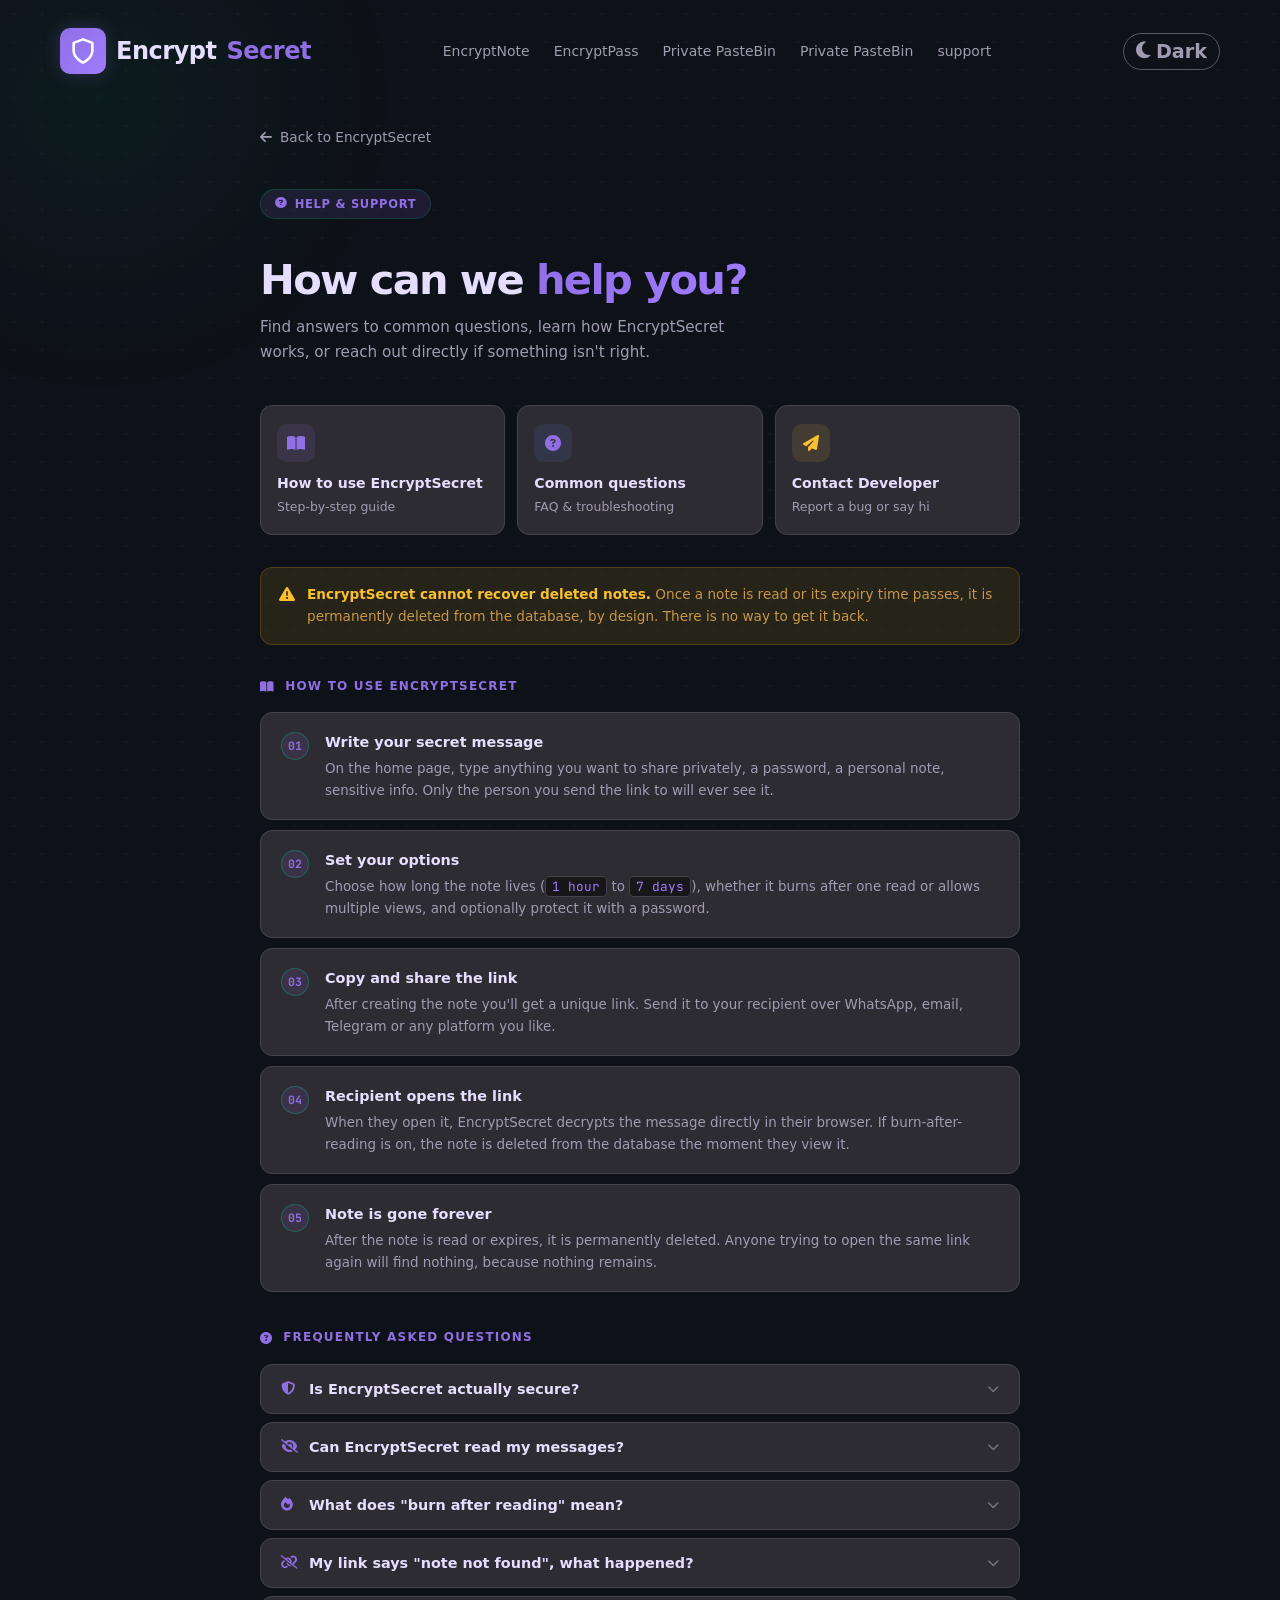
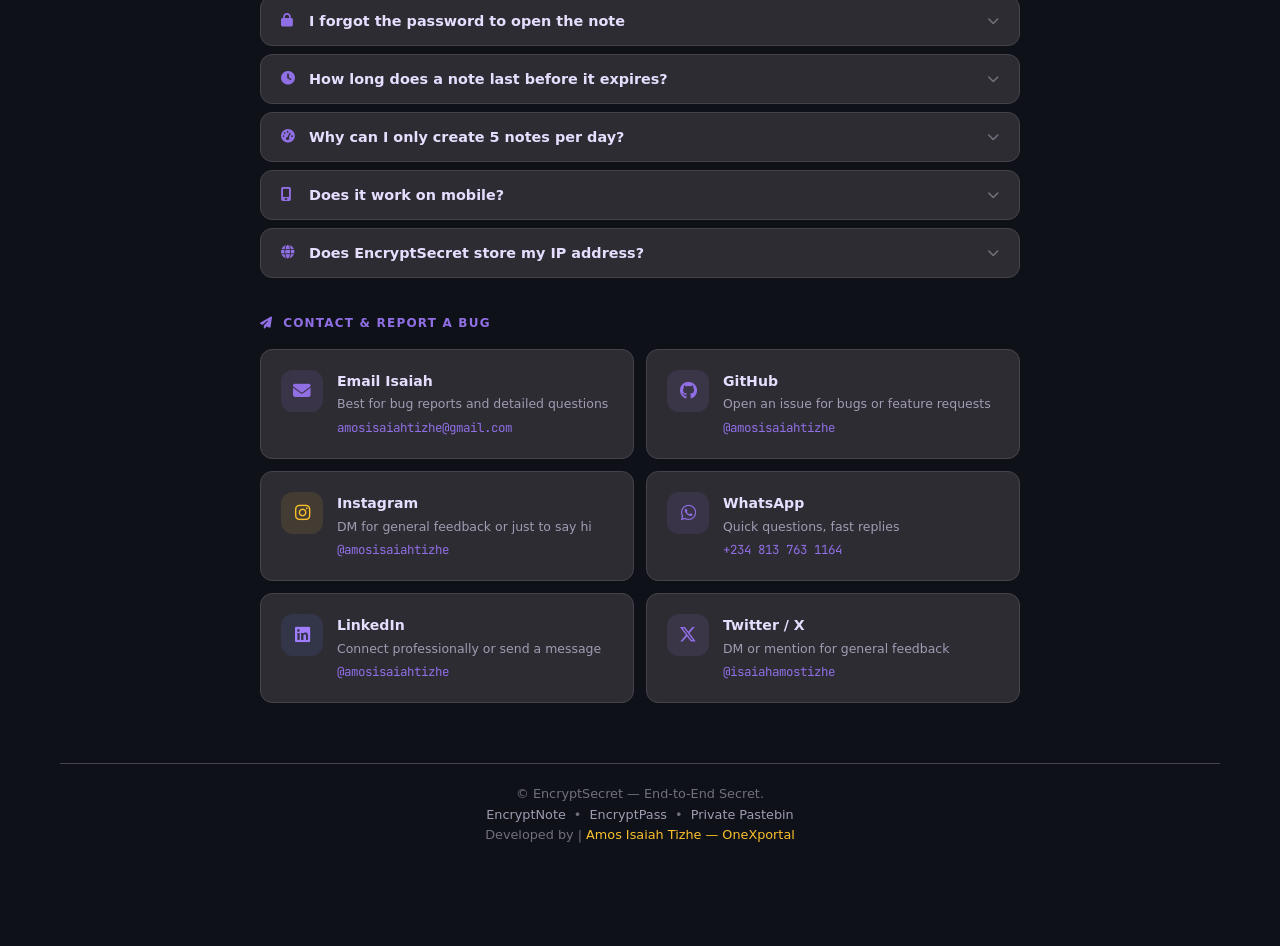
<file: support.html>
<!DOCTYPE html>
<html lang="en">
<head>
  <meta charset="UTF-8" />
  <meta name="viewport" content="width=device-width, initial-scale=1.0" />
 <title>Help & Support — EncryptSecret FAQ and Contact</title>
<meta name="description" content="Get help using EncryptSecret. Find answers to common questions about encrypted notes, burn-after-reading, passwords, and link expiry. Contact the developer directly." />
<meta name="keywords" content="EncryptSecret help, encrypted notes FAQ, how to use EncryptSecret, contact EncryptSecret" />
<meta name="author" content="Amos Isaiah Tizhe — OneXportal" />
<meta name="robots" content="index, follow" />
<link rel="canonical" href="https://encryptsecret.netlify.app/support.html" />

<meta property="og:type" content="website" />
<meta property="og:url" content="https://encryptsecret.netlify.app/support.html" />
<meta property="og:title" content="Help & Support — EncryptSecret" />
<meta property="og:description" content="FAQ, usage guide and contact for EncryptSecret — the encrypted secret sharing tool." />
<meta property="og:image" content="https://encryptsecret.netlify.app/assets/img/og-image.png" />
<meta property="og:site_name" content="EncryptSecret" />

<link rel="manifest" href="/site.webmanifest" />
<meta name="theme-color" content="#00c896" />
<link rel="apple-touch-icon" href="/assets/img/icon-192.png" />

   <!-- Favicon (inline SVG as data URI) -->
  <link rel="icon" href="data:image/svg+xml,<svg xmlns='http://www.w3.org/2000/svg' viewBox='0 0 32 32'><rect width='32' height='32' rx='8' fill='%2300c896'/><path d='M16 6 L24 10 L24 18 Q24 24 16 27 Q8 24 8 18 L8 10 Z' fill='none' stroke='white' stroke-width='2'/></svg>" />

  <link rel="preconnect" href="https://fonts.googleapis.com" />
  <link rel="preconnect" href="https://fonts.gstatic.com" crossorigin />
  <link href="https://fonts.googleapis.com/css2?family=Outfit:wght@300;400;500;600;700;800&family=JetBrains+Mono:wght@400;500&display=swap" rel="stylesheet" />
  <link rel="stylesheet" href="https://cdnjs.cloudflare.com/ajax/libs/font-awesome/6.5.0/css/all.min.css" />
  <link rel="stylesheet" href="assets/css/styles.css" />

  <style>
    /* ── LAYOUT ── */
    .help-wrapper {
      max-width: 760px;
      margin: 0 auto;
    }

    .back-link {
      display: inline-flex;
      align-items: center;
      gap: 8px;
      color: var(--text-muted);
      font-size: 0.85rem;
      font-weight: 500;
      text-decoration: none;
      margin-bottom: 2.5rem;
      transition: color 0.2s;
    }
    .back-link:hover { color: var(--accent); }

    /* ── HERO ── */
    .help-hero { margin-bottom: 2.5rem; }
    .help-hero h1 {
      font-size: clamp(1.9rem, 5vw, 2.6rem);
      font-weight: 800;
      letter-spacing: -0.04em;
      line-height: 1.1;
      color: var(--text);
      margin-bottom: 12px;
      margin-top: 16px;
    }
    .help-hero h1 span {
      background: linear-gradient(135deg, var(--accent) 0%, #a07cff 100%);
      -webkit-background-clip: text;
      -webkit-text-fill-color: transparent;
      background-clip: text;
    }
    .help-hero p {
      color: var(--text-muted);
      font-size: 0.95rem;
      line-height: 1.65;
      max-width: 500px;
    }

    /* ── QUICK LINKS ── */
    .quick-links {
      display: grid;
      grid-template-columns: repeat(3, 1fr);
      gap: 12px;
      margin-bottom: 2rem;
    }
    .quick-card {
      background: var(--card);
      border: 1px solid var(--card-border);
      border-radius: var(--radius-md);
      padding: 18px 16px;
      text-decoration: none;
      display: flex;
      flex-direction: column;
      gap: 10px;
      transition: border-color 0.2s, transform 0.2s var(--ease);
    }
    .quick-card:hover {
      border-color: var(--accent);
      transform: translateY(-2px);
    }
    .qc-icon {
      width: 38px; height: 38px;
      border-radius: 10px;
      display: flex; align-items: center; justify-content: center;
      font-size: 1rem;
    }
    .qc-icon--green  { background: var(--accent-dim); color: var(--accent); }
    .qc-icon--blue   { background: rgba(100,130,255,0.1); color: #906fe5; }
    .qc-icon--amber  { background: var(--amber-dim); color: var(--amber); }
    .qc-title { font-size: 0.88rem; font-weight: 700; color: var(--text); }
    .qc-sub   { font-size: 0.78rem; color: var(--text-muted); margin-top: 2px; }

    /* ── SECTION HEADING ── */
    .help-section { margin-bottom: 2.25rem; }
    .help-section-title {
      display: flex; align-items: center; gap: 10px;
      font-size: 0.75rem; font-weight: 700;
      letter-spacing: 0.1em; text-transform: uppercase;
      color: var(--accent); margin-bottom: 1rem;
    }

    /* ── NOTICE BOX ── */
    .notice-box {
      display: flex; align-items: flex-start; gap: 12px;
      background: var(--amber-dim);
      border: 1px solid rgba(245,166,35,0.2);
      border-radius: var(--radius-md);
      padding: 16px 18px;
      margin-bottom: 2rem;
    }
    .notice-box > i { color: var(--amber); font-size: 1rem; margin-top: 2px; flex-shrink: 0; }
    .notice-box p  { font-size: 0.85rem; color: #c9974a; line-height: 1.6; }
    .notice-box strong { color: var(--amber); }

    /* ── GUIDE STEPS ── */
    .guide-steps { display: flex; flex-direction: column; gap: 10px; }
    .guide-step {
      background: var(--card);
      border: 1px solid var(--card-border);
      border-radius: var(--radius-md);
      padding: 18px 20px;
      display: flex; align-items: flex-start; gap: 16px;
      transition: border-color 0.2s;
    }
    .guide-step:hover { border-color: var(--card-border2); }
    .step-num {
      width: 28px; height: 28px;
      border-radius: 50%;
      background: var(--accent-dim);
      border: 1.5px solid rgba(0,200,150,0.3);
      display: flex; align-items: center; justify-content: center;
      font-size: 0.72rem; font-weight: 700;
      color: var(--accent); font-family: var(--font-mono);
      flex-shrink: 0; margin-top: 1px;
    }
    .guide-step-body h3 {
      font-size: 0.9rem; font-weight: 700;
      color: var(--text); margin-bottom: 4px;
    }
    .guide-step-body p {
      font-size: 0.84rem; color: var(--text-muted); line-height: 1.6;
    }
    .guide-step-body code {
      font-family: var(--font-mono); font-size: 0.8rem;
      background: var(--surface); border: 1px solid var(--card-border);
      border-radius: 4px; padding: 1px 6px; color: var(--accent2);
    }

    /* ── FAQ ACCORDION ── */
    .faq-list { display: flex; flex-direction: column; gap: 8px; }
    .faq-item {
      background: var(--card);
      border: 1px solid var(--card-border);
      border-radius: var(--radius-md);
      overflow: hidden;
      transition: border-color 0.2s;
    }
    .faq-item.open { border-color: var(--card-border2); }
    .faq-trigger {
      width: 100%; background: none; border: none;
      padding: 16px 20px;
      display: flex; align-items: center; justify-content: space-between; gap: 12px;
      cursor: pointer; text-align: left;
      transition: background 0.15s;
    }
    .faq-trigger:hover { background: rgba(255,255,255,0.02); }
    .faq-q { display: flex; align-items: center; gap: 12px; flex: 1; }
    .faq-q i { color: var(--accent); font-size: 0.85rem; width: 16px; flex-shrink: 0; }
    .faq-q span { font-size: 0.9rem; font-weight: 600; color: var(--text); }
    .faq-chevron {
      color: var(--text-dim); font-size: 0.75rem;
      transition: transform 0.25s var(--ease); flex-shrink: 0;
    }
    .faq-item.open .faq-chevron { transform: rotate(180deg); color: var(--accent); }
    .faq-body { max-height: 0; overflow: hidden; transition: max-height 0.3s var(--ease); }
    .faq-item.open .faq-body { max-height: 500px; }
    .faq-answer {
      padding: 14px 20px 18px 48px;
      font-size: 0.88rem; color: var(--text-muted); line-height: 1.7;
      border-top: 1px solid var(--card-border);
    }
    .faq-answer code {
      font-family: var(--font-mono); font-size: 0.82rem;
      background: var(--surface); border: 1px solid var(--card-border);
      border-radius: 4px; padding: 1px 6px; color: var(--accent2);
    }

    /* ── CONTACT CARDS ── */
    .contact-grid {
      display: grid;
      grid-template-columns: 1fr 1fr;
      gap: 12px;
    }
    .contact-card {
      background: var(--card);
      border: 1px solid var(--card-border);
      border-radius: var(--radius-md);
      padding: 20px;
      text-decoration: none;
      display: flex; align-items: flex-start; gap: 14px;
      transition: border-color 0.2s, transform 0.2s var(--ease);
    }
    .contact-card:hover {
      border-color: var(--accent);
      transform: translateY(-2px);
    }
    .contact-icon {
      width: 42px; height: 42px;
      border-radius: 12px;
      display: flex; align-items: center; justify-content: center;
      font-size: 1.1rem; flex-shrink: 0;
    }
    .ci--green  { background: var(--accent-dim); color: var(--accent); }
    .ci--purple { background: rgba(180,130,255,0.1); color: #906fe5; }
    .ci--blue   { background: rgba(100,130,255,0.1); color: #a07cff; }
    .ci--amber  { background: var(--amber-dim); color: var(--amber); }
    .cc-title  { font-size: 0.88rem; font-weight: 700; color: var(--text); margin-bottom: 3px; }
    .cc-desc   { font-size: 0.78rem; color: var(--text-muted); line-height: 1.5; }
    .cc-handle { font-size: 0.78rem; font-family: var(--font-mono); color: var(--accent); margin-top: 4px; }

    /* ── RESPONSIVE ── */
    @media (max-width: 600px) {
      .quick-links  { grid-template-columns: 1fr 1fr; }
      .contact-grid { grid-template-columns: 1fr; }
      .faq-answer   { padding-left: 20px; }
    }
    @media (max-width: 400px) {
      .quick-links { grid-template-columns: 1fr; }
    }
  </style>
</head>
<body>

  <div class="bg-grid" aria-hidden="true"></div>
  <div class="bg-glow" aria-hidden="true"></div>

  <div class="page-wrapper">

    <!-- HEADER -->
     <header class="site-header">
     <a href="index.html" class="logo">
        <span class="logo-icon">
          <!-- Shield SVG icon | site icon -->
          <svg width="28px" hight="28px" viewBox="0 0 24 24" fill="none"
               stroke="currentColor" stroke-width="2.2"
               stroke-linecap="round" stroke-linejoin="round">
            <path d="M12 22s8-4 8-10V5l-8-3-8 3v7c0 6 8 10 8 10z"/>
          </svg>
        </span>
        Encrypt<span class="logo-accent">Secret</span>
      </a>
      <nav class="site-nav">
        <a href="index.html" class="nav-link active">EncryptNote</a>
        <a href="encryptpass.html" class="nav-link">EncryptPass</a>
         <a href="pastebin.html" class="nav-link">Private PasteBin</a>
         <a href="pastebin.html" class="nav-link">Private PasteBin</a>
         <a href="support.html" class="nav-link">support</a>
      </nav>
      <button class="theme-toggle" id="themeToggle">
        <i id="themeIcon" class="fa-solid fa-moon"></i>
        <span id="themeLabel">Dark</span>
      </button>
    </header>

    <!-- MAIN -->
    <main class="help-wrapper">

      <a href="index.html" class="back-link">
        <i class="fa-solid fa-arrow-left"></i> Back to EncryptSecret
      </a>

      <!-- HERO -->
      <div class="help-hero">
        <div class="hero-badge">
          <i class="fa-solid fa-circle-question"></i>
          Help &amp; Support
        </div>
        <h1>How can we <span>help you?</span></h1>
        <p>Find answers to common questions, learn how EncryptSecret works, or reach out directly if something isn't right.</p>
      </div>

      <!-- QUICK LINKS -->
      <div class="quick-links">
        <a class="quick-card" href="#how-to-use">
          <div class="qc-icon qc-icon--green"><i class="fa-solid fa-book-open"></i></div>
          <div>
            <div class="qc-title">How to use EncryptSecret</div>
            <div class="qc-sub">Step-by-step guide</div>
          </div>
        </a>
        <a class="quick-card" href="#faq">
          <div class="qc-icon qc-icon--blue"><i class="fa-solid fa-circle-question"></i></div>
          <div>
            <div class="qc-title">Common questions</div>
            <div class="qc-sub">FAQ &amp; troubleshooting</div>
          </div>
        </a>
        <a class="quick-card" href="#contact">
          <div class="qc-icon qc-icon--amber"><i class="fa-solid fa-paper-plane"></i></div>
          <div>
            <div class="qc-title">Contact Developer</div>
            <div class="qc-sub">Report a bug or say hi</div>
          </div>
        </a>
      </div>

      <!-- NOTICE -->
      <div class="notice-box">
        <i class="fa-solid fa-triangle-exclamation"></i>
        <p>
          <strong>EncryptSecret cannot recover deleted notes.</strong>
          Once a note is read or its expiry time passes, it is permanently deleted from the database, by design. There is no way to get it back.
        </p>
      </div>

      <!-- ── HOW TO USE ── -->
      <div class="help-section" id="how-to-use">
        <div class="help-section-title">
          <i class="fa-solid fa-book-open"></i>
          How to use EncryptSecret
        </div>
        <div class="guide-steps">

          <div class="guide-step">
            <div class="step-num">01</div>
            <div class="guide-step-body">
              <h3>Write your secret message</h3>
              <p>On the home page, type anything you want to share privately, a password, a personal note, sensitive info. Only the person you send the link to will ever see it.</p>
            </div>
          </div>

          <div class="guide-step">
            <div class="step-num">02</div>
            <div class="guide-step-body">
              <h3>Set your options</h3>
              <p>Choose how long the note lives (<code>1 hour</code> to <code>7 days</code>), whether it burns after one read or allows multiple views, and optionally protect it with a password.</p>
            </div>
          </div>

          <div class="guide-step">
            <div class="step-num">03</div>
            <div class="guide-step-body">
              <h3>Copy and share the link</h3>
              <p>After creating the note you'll get a unique link. Send it to your recipient over WhatsApp, email, Telegram or any platform you like.</p>
            </div>
          </div>

          <div class="guide-step">
            <div class="step-num">04</div>
            <div class="guide-step-body">
              <h3>Recipient opens the link</h3>
              <p>When they open it, EncryptSecret decrypts the message directly in their browser. If burn-after-reading is on, the note is deleted from the database the moment they view it.</p>
            </div>
          </div>

          <div class="guide-step">
            <div class="step-num">05</div>
            <div class="guide-step-body">
              <h3>Note is gone forever</h3>
              <p>After the note is read or expires, it is permanently deleted. Anyone trying to open the same link again will find nothing, because nothing remains.</p>
            </div>
          </div>

        </div>
      </div>

      <!-- ── FAQ ── -->
      <div class="help-section" id="faq">
        <div class="help-section-title">
          <i class="fa-solid fa-circle-question"></i>
          Frequently asked questions
        </div>
        <div class="faq-list">

          <div class="faq-item">
            <button class="faq-trigger" aria-expanded="false">
              <div class="faq-q">
                <i class="fa-solid fa-shield-halved"></i>
                <span>Is EncryptSecret actually secure?</span>
              </div>
              <i class="fa-solid fa-chevron-down faq-chevron"></i>
            </button>
            <div class="faq-body">
              <div class="faq-answer">
                Yes. Your message is encrypted using <strong>AES-256-GCM</strong>, the same standard used by banks and governments. Encryption happens entirely in your browser before anything is sent to the server, so even the database only stores encrypted gibberish. Nobody can read your message except the person with the link.
              </div>
            </div>
          </div>

          <div class="faq-item">
            <button class="faq-trigger" aria-expanded="false">
              <div class="faq-q">
                <i class="fa-solid fa-eye-slash"></i>
                <span>Can EncryptSecret read my messages?</span>
              </div>
              <i class="fa-solid fa-chevron-down faq-chevron"></i>
            </button>
            <div class="faq-body">
              <div class="faq-answer">
                No. The decryption key is embedded in the link itself and is never sent to the server. The server only receives encrypted data, there is literally nothing to read on our end.
              </div>
            </div>
          </div>

          <div class="faq-item">
            <button class="faq-trigger" aria-expanded="false">
              <div class="faq-q">
                <i class="fa-solid fa-fire"></i>
                <span>What does "burn after reading" mean?</span>
              </div>
              <i class="fa-solid fa-chevron-down faq-chevron"></i>
            </button>
            <div class="faq-body">
              <div class="faq-answer">
                It means the note is <strong>permanently deleted</strong> from the database the instant the recipient opens and decrypts it. If anyone tries to open the same link again, they'll get a "note not found" message, because it no longer exists.
              </div>
            </div>
          </div>

          <div class="faq-item">
            <button class="faq-trigger" aria-expanded="false">
              <div class="faq-q">
                <i class="fa-solid fa-link-slash"></i>
                <span>My link says "note not found", what happened?</span>
              </div>
              <i class="fa-solid fa-chevron-down faq-chevron"></i>
            </button>
            <div class="faq-body">
              <div class="faq-answer">
                This happens when one of the following occurred:<br /><br />
                • The note was already read (burn-after-reading deleted it)<br />
                • The note reached its expiry time and was automatically deleted<br />
                • The max number of views was reached<br />
                • The link was copied incorrectly<br /><br />
                Deleted notes <strong>cannot be recovered</strong>. The sender will need to create a new one.
              </div>
            </div>
          </div>

          <div class="faq-item">
            <button class="faq-trigger" aria-expanded="false">
              <div class="faq-q">
                <i class="fa-solid fa-lock"></i>
                <span>I forgot the password to open the note</span>
              </div>
              <i class="fa-solid fa-chevron-down faq-chevron"></i>
            </button>
            <div class="faq-body">
              <div class="faq-answer">
                There is no password recovery. The password is part of the encryption key as another security layer optional probided by you, without the correct password the note cannot be decrypted. Ask the sender to share the password through a separate secure channel (like a phone call).
              </div>
            </div>
          </div>

          <div class="faq-item">
            <button class="faq-trigger" aria-expanded="false">
              <div class="faq-q">
                <i class="fa-solid fa-clock"></i>
                <span>How long does a note last before it expires?</span>
              </div>
              <i class="fa-solid fa-chevron-down faq-chevron"></i>
            </button>
            <div class="faq-body">
              <div class="faq-answer">
                You can choose from <code>1 hour</code>, <code>6 hours</code>, <code>24 hours</code>, <code>3 days</code>, or <code>7 days</code> when creating a note. After that time the note is automatically deleted, even if nobody has read it.
              </div>
            </div>
          </div>

          <div class="faq-item">
            <button class="faq-trigger" aria-expanded="false">
              <div class="faq-q">
                <i class="fa-solid fa-gauge-high"></i>
                <span>Why can I only create 5 notes per day?</span>
              </div>
              <i class="fa-solid fa-chevron-down faq-chevron"></i>
            </button>
            <div class="faq-body">
              <div class="faq-answer">
                EncryptSecret is completely free and enforces a limit of <strong>5 notes per IP address per day</strong> to prevent abuse and keep the service available for everyone. If you genuinely need more, reach out to Isaiah directly.
              </div>
            </div>
          </div>

          <div class="faq-item">
            <button class="faq-trigger" aria-expanded="false">
              <div class="faq-q">
                <i class="fa-solid fa-mobile-screen"></i>
                <span>Does it work on mobile?</span>
              </div>
              <i class="fa-solid fa-chevron-down faq-chevron"></i>
            </button>
            <div class="faq-body">
              <div class="faq-answer">
                Yes. EncryptSecret is fully responsive and works on any modern mobile browser. If you run into a problem on a specific device, please report it using the contact options below.
              </div>
            </div>
          </div>

          <div class="faq-item">
            <button class="faq-trigger" aria-expanded="false">
              <div class="faq-q">
                <i class="fa-solid fa-globe"></i>
                <span>Does EncryptSecret store my IP address?</span>
              </div>
              <i class="fa-solid fa-chevron-down faq-chevron"></i>
            </button>
            <div class="faq-body">
              <div class="faq-answer">
                A reference to your IP is stored only for rate-limiting (the 5 notes/day limit). It is not logged, sold, or shared. No personal data is collected beyond what is necessary to make the app function.
              </div>
            </div>
          </div>

        </div>
      </div>

   <!-- ── CONTACT ── -->
<div class="help-section" id="contact">
  <div class="help-section-title">
    <i class="fa-solid fa-paper-plane"></i>
    Contact &amp; report a bug
  </div>
  <div class="contact-grid">

    <a href="mailto:amosisaiahtizhe@gmail.com" class="contact-card">
      <div class="contact-icon ci--green"><i class="fa-solid fa-envelope"></i></div>
      <div>
        <div class="cc-title">Email Isaiah</div>
        <div class="cc-desc">Best for bug reports and detailed questions</div>
        <div class="cc-handle">amosisaiahtizhe@gmail.com</div>
      </div>
    </a>

    <a href="https://github.com/amos-isaiah-tizhe" target="_blank" class="contact-card">
      <div class="contact-icon ci--purple"><i class="fa-brands fa-github"></i></div>
      <div>
        <div class="cc-title">GitHub</div>
        <div class="cc-desc">Open an issue for bugs or feature requests</div>
        <div class="cc-handle">@amosisaiahtizhe</div>
      </div>
    </a>

    <a href="https://instagram.com/amosisaiahtizhe" target="_blank" class="contact-card">
      <div class="contact-icon ci--amber"><i class="fa-brands fa-instagram"></i></div>
      <div>
        <div class="cc-title">Instagram</div>
        <div class="cc-desc">DM for general feedback or just to say hi</div>
        <div class="cc-handle">@amosisaiahtizhe</div>
      </div>
    </a>

    <a href="https://wa.me/2348137631164" target="_blank" class="contact-card">
      <div class="contact-icon ci--green"><i class="fa-brands fa-whatsapp"></i></div>
      <div>
        <div class="cc-title">WhatsApp</div>
        <div class="cc-desc">Quick questions, fast replies</div>
        <div class="cc-handle">+234 813 763 1164</div>
      </div>
    </a>

    <a href="https://linkedin.com/in/amosisaiahtizhe" target="_blank" class="contact-card">
      <div class="contact-icon ci--blue"><i class="fa-brands fa-linkedin"></i></div>
      <div>
        <div class="cc-title">LinkedIn</div>
        <div class="cc-desc">Connect professionally or send a message</div>
        <div class="cc-handle">@amosisaiahtizhe</div>
      </div>
    </a>

    <a href="https://x.com/isaiahamostizhe" target="_blank" class="contact-card">
      <div class="contact-icon ci--purple"><i class="fa-brands fa-x-twitter"></i></div>
      <div>
        <div class="cc-title">Twitter / X</div>
        <div class="cc-desc">DM or mention for general feedback</div>
        <div class="cc-handle">@isaiahamostizhe</div>
      </div>
    </a>

  </div>
</div>

    </main>

     <!-- FOOTER -->
    <footer class="site-footer">
      <p>
        &copy; <span id="year"></span> EncryptSecret &mdash;
        End-to-End Secret. <br>
        <a href="index.html" class="footer-link">EncryptNote</a> •
        <a href="encryptpass.html" class="footer-link">EncryptPass</a> •
        <a href="pastebin.html" class="footer-link">Private Pastebin</a>
      </p>
      <p> Developed by | <a href="https://amos-isaiah-tizhe.onrender.com/" target="_blank" class="author-link">Amos Isaiah Tizhe — OneXportal</a></p>
    </footer>

  </div>

  <script type="module" src="assets/js/toggle.js"></script>

  <script>
    // FAQ accordion
    document.querySelectorAll('.faq-trigger').forEach(trigger => {
      trigger.addEventListener('click', () => {
        const item    = trigger.closest('.faq-item');
        const isOpen  = item.classList.contains('open');

        document.querySelectorAll('.faq-item').forEach(i => {
          i.classList.remove('open');
          i.querySelector('.faq-trigger').setAttribute('aria-expanded', 'false');
        });

        if (!isOpen) {
          item.classList.add('open');
          trigger.setAttribute('aria-expanded', 'true');
        }
      });
    });
  </script>
<script type="module">
  import { initThemeToggle } from './assets/js/toggle.js';
  initThemeToggle();
</script>
<script src="/assets/js/pwa.js"></script>
</body>
</html>
</file>
<file: assets/css/styles.css>
:root {
  --bg:           #0e1117;
  --surface:      #171619;
  --card:         #2e2c33;
  --card-border:  #45424c;
  --card-border2: #5c5866;
  --accent:       #906fe5;
  --accent-dim:   rgba(144, 111, 229, 0.12);
  --accent-glow:  rgba(144, 111, 229, 0.25);
  --accent2:      #a07cff;
  --amber:        #FBC02D;
  --amber-dim:    rgba(251, 192, 45, 0.1);
  --red:          #cc2b22;
  --red-dim:      rgba(204, 43, 34, 0.1);

  --text:         #e6deff;
  --text-muted:   #a19bb2;
  --text-dim:     #736f7f;

  --font-body:    'Roboto', 'Inter', system-ui, sans-serif;
  --font-mono:    'JetBrains Mono', monospace;
  
  --max-w:        100%;
  --radius-sm:    8px;
  --radius-md:    12px;
  --radius-lg:    16px;
  --radius-full:  9999px;

  /* Transitions */
  --ease:         cubic-bezier(0.4, 0, 0.2, 1);
  --ease-bounce:  cubic-bezier(0.34, 1.56, 0.64, 1);
}

/* LIGHT MODE OVERRIDE */
body.light-mode {
  --bg:           #f0f2f5;
  --surface:      #ffffff;
  --card:         #ffffff;
  --card-border:  #d8dce8;
  --card-border2: #c2c8d8;
  --text:         #1a1f2e;
  --text-muted:   #5a6380;
  --text-dim:     #9aa0b4;
}

/* THEME TOGGLE BUTTON */
.theme-toggle {
  background: none;
  border: 1px solid var(--card-border2);
  border-radius: var(--radius-full);
  color: var(--text-muted);
  padding: 6px 12px;
  font-size: 1.2rem;
  font-weight: 600;
  cursor: pointer;
  display: inline-flex;
  align-items: center;
  gap: 6px;
  transition: color 0.2s, border-color 0.2s;
}
.theme-toggle:hover {
  color: var(--text);
  border-color: var(--accent);
}

/* RESET & BASE */
*,
*::before,
*::after {
  box-sizing: border-box;
  margin: 0;
  padding: 0;
}

html {
  scroll-behavior: smooth;
  -webkit-font-smoothing: antialiased;
}

body {
  background-color: var(--bg);
  color: var(--text);
  font-family: var(--font-body);
  font-size: 16px;
  line-height: 1.6;
  min-height: 100vh;
  overflow-x: hidden;
}

a {
  color: inherit;
  text-decoration: none;
}

button {
  font-family: var(--font-body);
  cursor: pointer;
}

/* BACKGROUND EFFECTS */

/* Subtle dot-grid pattern */
.bg-grid {
  position: fixed;
  inset: 0;
  z-index: 0;
  pointer-events: none;
  background-image:
    radial-gradient(circle, rgba(255,255,255,0.04) 1px, transparent 1px);
  background-size: 28px 28px;
}

/* Top-left ambient glow — green on create page */
.bg-glow {
  position: fixed;
  top: -200px;
  left: -200px;
  width: 600px;
  height: 600px;
  border-radius: 50%;
  background: radial-gradient(circle, rgba(0,200,150,0.06) 0%, transparent 70%);
  z-index: 0;
  pointer-events: none;
}

/* Slightly blue-tinted glow for read page */
.bg-glow--read {
  background: radial-gradient(circle, rgba(100,130,255,0.06) 0%, transparent 70%);
  top: -150px;
  right: -150px;
  left: auto;
}

/* PAGE WRAPPER */
.page-wrapper {
  position: relative;
  z-index: 1;
  width: 100%;
  max-width: var(--max-w);
  margin: 0 auto;
  padding: 0 20px 80px;
}

/* Centered layout variant — used on read.html */
.page-wrapper--centered {
  display: flex;
  flex-direction: column;
  min-height: 100vh;
}

/* HEADER */
.site-header {
  display: flex;
  align-items: center;
  justify-content: space-between;
  padding: 28px 0 50px;
}

/* Logo */
.logo {
  display: flex;
  align-items: center;
  gap: 10px;
  font-size: 1.5rem;
  font-weight: 700;
  letter-spacing: -0.02em;
  color: var(--text);
  text-decoration: none;
  transition: opacity 0.2s;
}
.logo:hover { opacity: 0.85; }

.logo-icon {
  width: 46px;
  height: 46px;
  border-radius: 10px;
  background: linear-gradient(135deg, var(--accent), #a07cff);
  display: flex;
  align-items: center;
  justify-content: center;
  color: #fff;
  box-shadow: 0 0 18px var(--accent-glow);
  flex-shrink: 0;
}

.logo-accent {
  color: var(--accent);
}

/* Nav links */
.site-nav {
  display: flex;
  align-items: center;
  gap: 24px;
}

.nav-link {
  font-size: 0.875rem;
  font-weight: 500;
  color: var(--text-muted);
  text-decoration: none;
  transition: color 0.2s;
}
.nav-link:hover { color: var(--text); }

/* HERO SECTION (index.html only) */
.hero {
  text-align: center;
  margin-bottom: 40px;
}

/* Small pill badge above the title */
.hero-badge {
  display: inline-flex;
  align-items: center;
  gap: 7px;
  padding: 5px 14px;
  background: var(--accent-dim);
  border: 1px solid rgba(0,200,150,0.2);
  border-radius: var(--radius-full);
  font-size: 0.72rem;
  font-weight: 600;
  letter-spacing: 0.06em;
  text-transform: uppercase;
  color: var(--accent);
  margin-bottom: 22px;
}

/* Main headline */
.hero-title {
  font-size: clamp(2.1rem, 6vw, 3.2rem);
  font-weight: 800;
  letter-spacing: -0.045em;
  line-height: 1.08;
  color: var(--text);
  margin-bottom: 16px;
}

/* Highlighted/gradient word(s) in title */
.hero-highlight {
  background: linear-gradient(135deg, var(--accent) 0%, #a07cff 100%);
  -webkit-background-clip: text;
  -webkit-text-fill-color: transparent;
  background-clip: text;
}

.hero-subtitle {
  font-size: 1rem;
  color: var(--text-muted);
  line-height: 1.65;
  max-width: 420px;
  margin: 0 auto;
}
.hero-subtitle em {
  font-style: normal;
  color: var(--accent);
  font-weight: 500;
}

/* CARD */
.card {
  background: var(--card);
  border: 1px solid var(--card-border);
  border-radius: var(--radius-lg);
  padding: 32px;
  position: relative;
  overflow: hidden;

  /* Entry animation */
  animation: slideUp 0.45s var(--ease-bounce) both;
}

/* Top shimmer line on card */
.card::before {
  content: '';
  position: absolute;
  top: 0; left: 0; right: 0;
  height: 1px;
  background: linear-gradient(
    90deg,
    transparent 0%,
    rgba(0,200,150,0.4) 50%,
    transparent 100%
  );
  pointer-events: none;
}

/* STEP LABELS */
.step-label,
.section-divider {
  display: flex;
  align-items: center;
  gap: 10px;
  font-size: 0.78rem;
  font-weight: 600;
  letter-spacing: 0.05em;
  text-transform: uppercase;
  color: var(--text-muted);
  margin-bottom: 18px;
}

.section-divider {
  margin: 24px 0 20px;
  padding-top: 24px;
  border-top: 1px solid var(--card-border);
}

/* The numbered circle in step labels */
.step-number {
  width: 22px;
  height: 22px;
  border-radius: 50%;
  background: var(--accent-dim);
  border: 1px solid rgba(0,200,150,0.3);
  display: inline-flex;
  align-items: center;
  justify-content: center;
  font-size: 0.7rem;
  font-weight: 700;
  color: var(--accent);
  flex-shrink: 0;
}

/* FORM FIELDS */
.field {
  margin-bottom: 20px;
}

/* Label row with optional right-side text */
.field-header {
  display: flex;
  align-items: center;
  justify-content: space-between;
  margin-bottom: 8px;
}

label {
  display: block;
  font-size: 0.75rem;
  font-weight: 600;
  letter-spacing: 0.05em;
  text-transform: uppercase;
  color: var(--text-muted);
  margin-bottom: 8px;
}

/* Small badge next to label (e.g. "optional") */
.label-badge {
  display: inline-block;
  padding: 1px 7px;
  background: rgba(255,255,255,0.05);
  border: 1px solid var(--card-border2);
  border-radius: var(--radius-full);
  font-size: 0.65rem;
  font-weight: 500;
  letter-spacing: 0.04em;
  color: var(--text-dim);
  margin-left: 7px;
  vertical-align: middle;
  text-transform: none;
}

/* Character counter (right side of textarea label) */
.char-count {
  font-size: 0.72rem;
  font-family: var(--font-mono);
  color: var(--text-dim);
  transition: color 0.2s;
}
.char-count.warn  { color: var(--amber); }
.char-count.over  { color: var(--red); }

/* INPUTS */
textarea,
input[type="password"],
input[type="text"],
input[type="email"],
select {
  width: 100%;
  background: var(--surface);
  border: 1px solid var(--card-border);
  border-radius: var(--radius-md);
  color: var(--text);
  font-family: var(--font-body);
  font-size: 0.95rem;
  padding: 13px 16px;
  outline: none;
  transition: border-color 0.2s var(--ease), box-shadow 0.2s var(--ease);
  appearance: none;
  -webkit-appearance: none;
}

/* Focused state */
textarea:focus,
input:focus,
select:focus {
  border-color: var(--accent);
  box-shadow: 0 0 0 3px rgba(0,200,150,0.14);
}

/* Textarea uses monospace for code-like feel */
textarea {
  resize: vertical;
  min-height: 150px;
  font-family: var(--font-mono);
  font-size: 0.88rem;
  line-height: 1.7;
}

/* Placeholder text colour */
::placeholder { color: var(--text-dim); }

/* INPUT WITH ICON (password toggle) */
.input-with-icon {
  position: relative;
}
.input-with-icon input {
  padding-right: 46px;
}

/* Small icon button inside an input */
.icon-btn {
  position: absolute;
  right: 12px;
  top: 50%;
  transform: translateY(-50%);
  background: none;
  border: none;
  color: var(--text-dim);
  cursor: pointer;
  padding: 4px;
  display: flex;
  align-items: center;
  transition: color 0.2s;
  border-radius: 4px;
}
.icon-btn:hover { color: var(--text); }

/* ── SELECT WRAPPER (custom arrow) */
.select-wrap {
  position: relative;
}
.select-wrap select {
  padding-right: 40px;
  cursor: pointer;
}
/* The little chevron SVG inside select-wrap */
.select-chevron {
  position: absolute;
  right: 13px;
  top: 50%;
  transform: translateY(-50%);
  pointer-events: none;
  color: var(--text-dim);
}
select option {
  background: var(--card);
  color: var(--text);
}

/* TWO-COLUMN OPTIONS LAYOUT */
.options-row {
  display: grid;
  grid-template-columns: 1fr 1fr;
  gap: 16px;
}

/* PASSWORD STRENGTH INDICATOR */
.strength-bar {
  display: flex;
  gap: 5px;
  margin-top: 8px;
}
.strength-pip {
  flex: 1;
  height: 3px;
  border-radius: 2px;
  background: var(--card-border2);
  transition: background 0.3s var(--ease);
  display: block;
}
/* Strength pip colour states — set via JS */
.strength-pip.s-weak   { background: var(--red); }
.strength-pip.s-fair   { background: var(--amber); }
.strength-pip.s-strong { background: var(--accent); }

.strength-label {
  display: block;
  font-size: 0.7rem;
  font-weight: 600;
  margin-top: 5px;
  color: var(--text-dim);
  letter-spacing: 0.04em;
  min-height: 16px;
  transition: color 0.3s;
}

/* ALERTS */
.alert {
  display: flex;
  align-items: flex-start;
  gap: 10px;
  border-radius: var(--radius-sm);
  padding: 12px 14px;
  font-size: 0.84rem;
  line-height: 1.55;
  margin-bottom: 20px;
}
.alert svg {
  flex-shrink: 0;
  margin-top: 2px;
}
.alert strong { font-weight: 600; }

/* Amber / warning alert */
.alert-warn {
  background: var(--amber-dim);
  border: 1px solid rgba(245,166,35,0.2);
  color: #c9974a;
}
.alert-warn svg { color: var(--amber); }
.alert-warn strong { color: var(--amber); }

/* Red / error alert */
.alert-error {
  background: var(--red-dim);
  border: 1px solid rgba(245,101,101,0.2);
  color: #d9706f;
}
.alert-error svg { color: var(--red); }
.alert-error strong { color: var(--red); }

/* BUTTONS */

/* Primary CTA button */
.btn-primary {
  width: 100%;
  padding: 15px 24px;
  background: linear-gradient(135deg, var(--accent) 0%, #a07cff 100%);
  border: none;
  border-radius: var(--radius-md);
  color: #fff;
  font-size: 0.95rem;
  font-weight: 700;
  letter-spacing: -0.01em;
  cursor: pointer;
  display: inline-flex;
  align-items: center;
  justify-content: center;
  gap: 10px;
  transition: opacity 0.2s, transform 0.15s, box-shadow 0.2s;
  box-shadow: 0 4px 22px rgba(0,200,150,0.3);
  text-decoration: none;
}
.btn-primary:hover:not(:disabled) {
  opacity: 0.9;
  transform: translateY(-1px);
  box-shadow: 0 6px 28px rgba(0,200,150,0.4);
}
.btn-primary:active:not(:disabled) {
  transform: translateY(0);
  box-shadow: 0 2px 12px rgba(0,200,150,0.25);
}
.btn-primary:disabled {
  opacity: 0.35;
  cursor: not-allowed;
  transform: none;
}

/* Secondary button */
.btn-secondary {
  padding: 10px 18px;
  background: var(--surface);
  border: 1px solid var(--card-border2);
  border-radius: var(--radius-sm);
  color: var(--text);
  font-size: 0.85rem;
  font-weight: 600;
  cursor: pointer;
  display: inline-flex;
  align-items: center;
  gap: 8px;
  transition: border-color 0.2s, background 0.2s;
  text-decoration: none;
}
.btn-secondary:hover {
  border-color: var(--accent);
  background: rgba(0,200,150,0.05);
}

/* Ghost / text-like button */
.btn-ghost {
  padding: 10px 16px;
  background: none;
  border: none;
  color: var(--text-muted);
  font-size: 0.85rem;
  font-weight: 500;
  cursor: pointer;
  display: inline-flex;
  align-items: center;
  gap: 6px;
  transition: color 0.2s;
  text-decoration: none;
}
.btn-ghost:hover { color: var(--text); }

/* ── BUTTON LOADING SPINNER ──────────────────────────────────── */
.btn-spinner {
  display: inline-block;
  width: 16px;
  height: 16px;
  border: 2px solid rgba(255,255,255,0.3);
  border-top-color: #fff;
  border-radius: 50%;
  animation: spin 0.7s linear infinite;
  flex-shrink: 0;
}

/* SUCCESS BOX (appears after note created)  */
.success-box {
  background: rgba(0,200,150,0.05);
  border: 1px solid rgba(0,200,150,0.2);
  border-radius: var(--radius-md);
  padding: 20px;
  margin-top: 20px;
  animation: slideUp 0.35s var(--ease-bounce) both;
}

.success-header {
  display: flex;
  align-items: center;
  gap: 8px;
  font-size: 0.8rem;
  font-weight: 700;
  letter-spacing: 0.04em;
  text-transform: uppercase;
  color: var(--accent);
  margin-bottom: 12px;
}

/* The generated link display */
.link-display {
  background: var(--surface);
  border: 1px solid var(--card-border);
  border-radius: var(--radius-sm);
  padding: 12px 14px;
  font-family: var(--font-mono);
  font-size: 0.78rem;
  color: var(--accent2);
  word-break: break-all;
  line-height: 1.55;
  user-select: all;   /* lets the user select all with one click */
}

.success-actions {
  display: flex;
  gap: 10px;
  margin-top: 14px;
  flex-wrap: wrap;
}

/* Burn notice at bottom of success box */
.burn-notice {
  display: flex;
  align-items: center;
  gap: 8px;
  margin-top: 14px;
  padding: 10px 12px;
  background: rgba(245,101,101,0.06);
  border: 1px solid rgba(245,101,101,0.18);
  border-radius: var(--radius-sm);
  font-size: 0.8rem;
  color: #c9706f;
}
.burn-notice svg { color: var(--red); flex-shrink: 0; }

/* HOW IT WORKS SECTION */
.how-it-works {
  margin-top: 64px;
  text-align: center;
}

.section-title {
  font-size: 1.4rem;
  font-weight: 700;
  letter-spacing: -0.03em;
  color: var(--text);
  margin-bottom: 32px;
}

/* 4-column step cards */
.steps-grid {
  display: grid;
  grid-template-columns: repeat(4, 1fr);
  gap: 16px;
  text-align: left;
}

.step-card {
  background: var(--card);
  border: 1px solid var(--card-border);
  border-radius: var(--radius-md);
  padding: 20px 18px;
  transition: border-color 0.2s, transform 0.2s;
}
.step-card:hover {
  border-color: var(--card-border2);
  transform: translateY(-2px);
}

/* Icon circle for each step */
.step-icon {
  width: 44px;
  height: 44px;
  border-radius: 12px;
  display: flex;
  align-items: center;
  justify-content: center;
  margin-bottom: 14px;
}
.step-icon--write   { background: rgba(100,130,255,0.1); color: #906fe5; }
.step-icon--encrypt { background: var(--accent-dim);      color: var(--accent); }
.step-icon--share   { background: rgba(180,130,255,0.1); color: #a07cff; }
.step-icon--burn    { background: rgba(245,101,101,0.1); color: var(--red); }

.step-card h3 {
  font-size: 0.92rem;
  font-weight: 700;
  letter-spacing: -0.02em;
  margin-bottom: 6px;
  color: var(--text);
}
.step-card p {
  font-size: 0.82rem;
  color: var(--text-muted);
  line-height: 1.55;
}

/* READ PAGE STATES */
.read-main {
  flex: 1;
  display: flex;
  align-items: center;
  justify-content: center;
  padding: 20px 0;
}

/* Each state is a centered card-like block */
.read-state {
  width: 100%;
  max-width: 520px;
  background: var(--card);
  border: 1px solid var(--card-border);
  border-radius: var(--radius-lg);
  padding: 40px 36px;
  text-align: center;
  position: relative;
  overflow: hidden;
  animation: slideUp 0.45s var(--ease-bounce) both;
}

/* Top shimmer on read states */
.read-state::before {
  content: '';
  position: absolute;
  top: 0; left: 0; right: 0;
  height: 1px;
  background: linear-gradient(90deg, transparent, rgba(0,200,150,0.35), transparent);
  pointer-events: none;
}

/* State icon circle */
.state-icon {
  width: 64px;
  height: 64px;
  border-radius: 18px;
  display: flex;
  align-items: center;
  justify-content: center;
  margin: 0 auto 22px;
}

/* State icon colour variants */
.state-icon--spin    { background: rgba(255,255,255,0.04); color: var(--text-muted); animation: spin 1.2s linear infinite; }
.state-icon--lock    { background: rgba(100,130,255,0.1); color: #906fe5; }
.state-icon--success { background: var(--accent-dim);      color: var(--accent); }
.state-icon--flame   { background: rgba(245,166,35,0.1);  color: var(--amber); }
.state-icon--error   { background: var(--red-dim);         color: var(--red); }

.read-state h2 {
  font-size: 1.45rem;
  font-weight: 700;
  letter-spacing: -0.03em;
  color: var(--text);
  margin-bottom: 10px;
}
.read-state p {
  font-size: 0.9rem;
  color: var(--text-muted);
  line-height: 1.6;
}

/* The revealed message box */
.message-box, .password-box,
.paste-box, .note-box {
  background: var(--surface);
  border: 1px solid var(--card-border);
  border-radius: var(--radius-md);
  padding: 20px;
  font-family: var(--font-mono);
  font-size: 0.88rem;
  line-height: 1.75;
  color: var(--text);
  white-space: pre-wrap;
  word-break: break-word;
  text-align: left;
  margin: 22px 0 18px;
  animation: slideUp 0.3s var(--ease) both;
}

.revealed-actions {
  display: flex;
  gap: 10px;
  justify-content: center;
  flex-wrap: wrap;
  margin-bottom: 4px;
}

/* FOOTER */
.site-footer {
  margin-top: 60px;
  padding: 20px 0;
  border-top: 1px solid var(--card-border);
  text-align: center;
  font-size: 0.8rem;
  color: var(--text-dim);
}

.footer-link {
  color: var(--text-muted);
  text-decoration: none;
  margin: 0 4px;
  transition: color 0.2s;
}
.footer-link:hover { color: var(--text); }
.author-link {
  color: var(--amber);
}

/* UTILITY CLASSES */

/* Hide elements — JS removes this class to show them */
.hidden { display: none !important; }

/* KEYFRAME ANIMATIONS */
@keyframes slideUp {
  from { opacity: 0; transform: translateY(16px); }
  to   { opacity: 1; transform: translateY(0); }
}

@keyframes fadeIn {
  from { opacity: 0; }
  to   { opacity: 1; }
}

@keyframes spin {
  to { transform: rotate(360deg); }
}

/* RESPONSIVE: TABLET */
@media (max-width: 680px) {
  .steps-grid {
    grid-template-columns: 1fr 1fr;
  }
}

/* RESPONSIVE: MOBILE */
@media (max-width: 480px) {
  /* Tighter horizontal padding */
  .page-wrapper { padding: 0 16px 60px; }
  .card { padding: 22px 18px; }
  .read-state { padding: 30px 20px; }

  /* Stack the options (password + expiry) vertically */
  .options-row { grid-template-columns: 1fr; }

  /* Stack the steps 1 per row */
  .steps-grid { grid-template-columns: 1fr; }

  /* Hero */
  .hero-title { font-size: 2rem; }
  .hero-subtitle { font-size: 0.9rem; }

  /* Success actions stack */
  .success-actions { flex-direction: column; }

  /* Header nav hide on tiny screens */
  .site-nav { display: none; }
}
/* desktop responsiveness */
@media (min-width: 1280px) {
  .page-wrapper {
    max-width: 1200px;
  }
}
</file>
